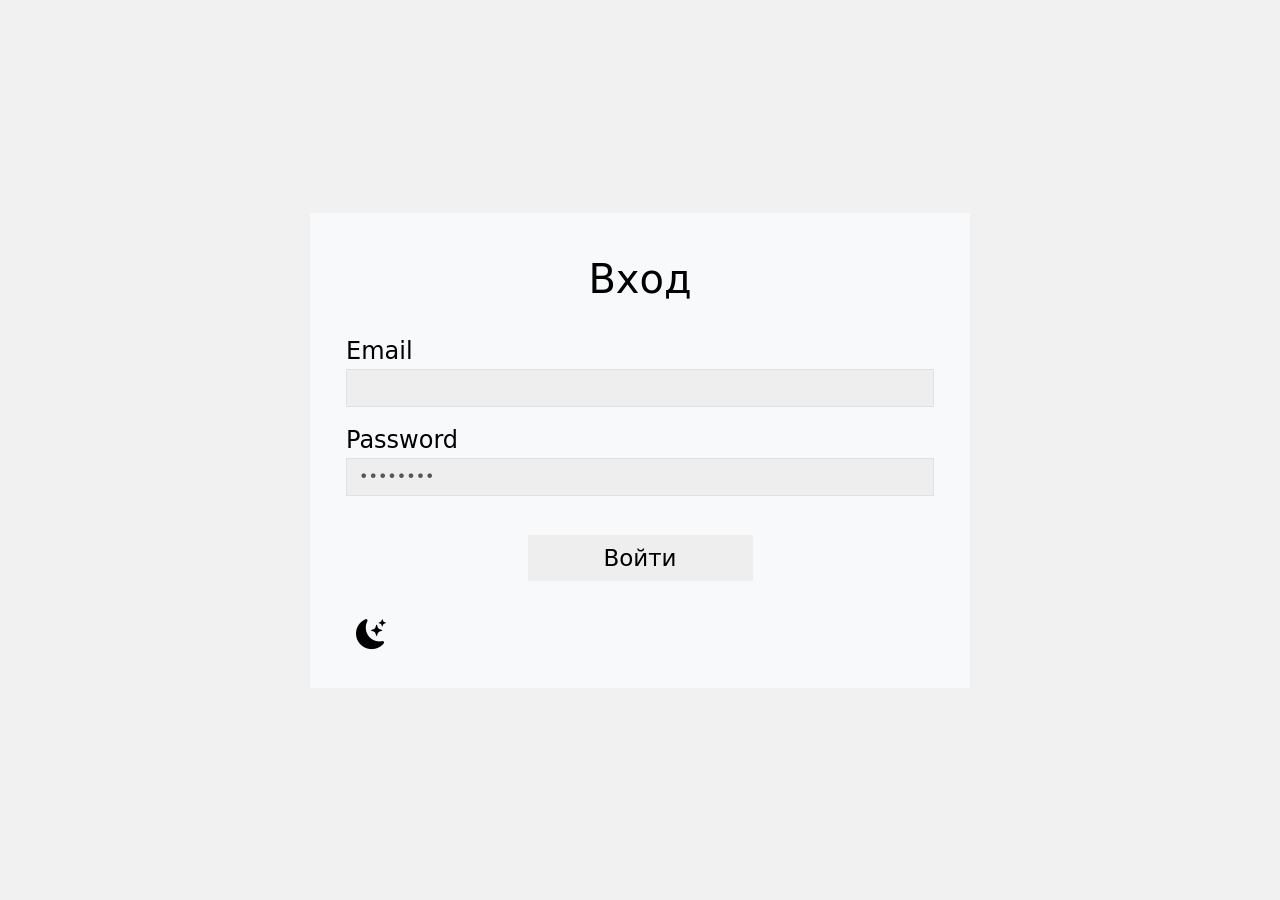
<file: index.html>
<!DOCTYPE html>
<html lang="en">

<head>
    <meta charset="UTF-8">
    <meta name="viewport" content="width=device-width, initial-scale=1.0">
    <title>Authorisation</title>
    <link
    href="https://cdn.jsdelivr.net/npm/bootstrap@5.3.8/dist/css/bootstrap.min.css"
    rel="stylesheet"
    integrity="sha384-sRIl4kxILFvY47J16cr9ZwB07vP4J8+LH7qKQnuqkuIAvNWLzeN8tE5YBujZqJLB"
    crossorigin="anonymous">
    <link rel="stylesheet" href="base.css">
    <link rel="stylesheet" href="https://cdn.jsdelivr.net/npm/bootstrap-icons@1.11.3/font/bootstrap-icons.min.css">
</head>
<style>
    body {
    display: flex;
    align-items: center;
    justify-content: center;
    height: 100vh;
    margin: 0;
}
    .toggle{
    margin-left: -5px;
    border: none;
    display: flex;
    align-items: center;
    justify-content: center;
       
}
</style>
<body>
  
    <form class="card bg-light auuuth">
        <legend class="text-center mb-4 fs-1">Вход</legend>
    
        <div class="form-group has-float-label">
            <label for="email">Email</label>
            <input class="form-control" id="name" type="text">
        </div>
    
        <div class="form-group has-float-label">
            <label for="password">Password</label>
            <input class="form-control" id="password" type="password" placeholder="••••••••">
        </div>
    
        <div class="text-center mt-4">
             <button onclick="window.location.href='page2.html';" class="auth btn px-5" type="button">Войти</button> 
        </div>
        <div class="mt-3 text-center">
            <button class="toggle btn" type="button">
                <i class="bi bi-moon-stars-fill theme-icon"></i>
            </button>
        </div>
    </form>
</body>
<script src="https://ajax.googleapis.com/ajax/libs/jquery/3.7.1/jquery.min.js"></script>
<script defer src="Theme.js"></script>
<script src="https://cdn.jsdelivr.net/npm/bootstrap@5.3.8/dist/js/bootstrap.bundle.min.js"
    integrity="sha384-FKyoEForCGlyvwx9Hj09JcYn3nv7wiPVlz7YYwJrWVcXK/BmnVDxM+D2scQbITxI"
    crossorigin="anonymous"></script>

</html>
</file>
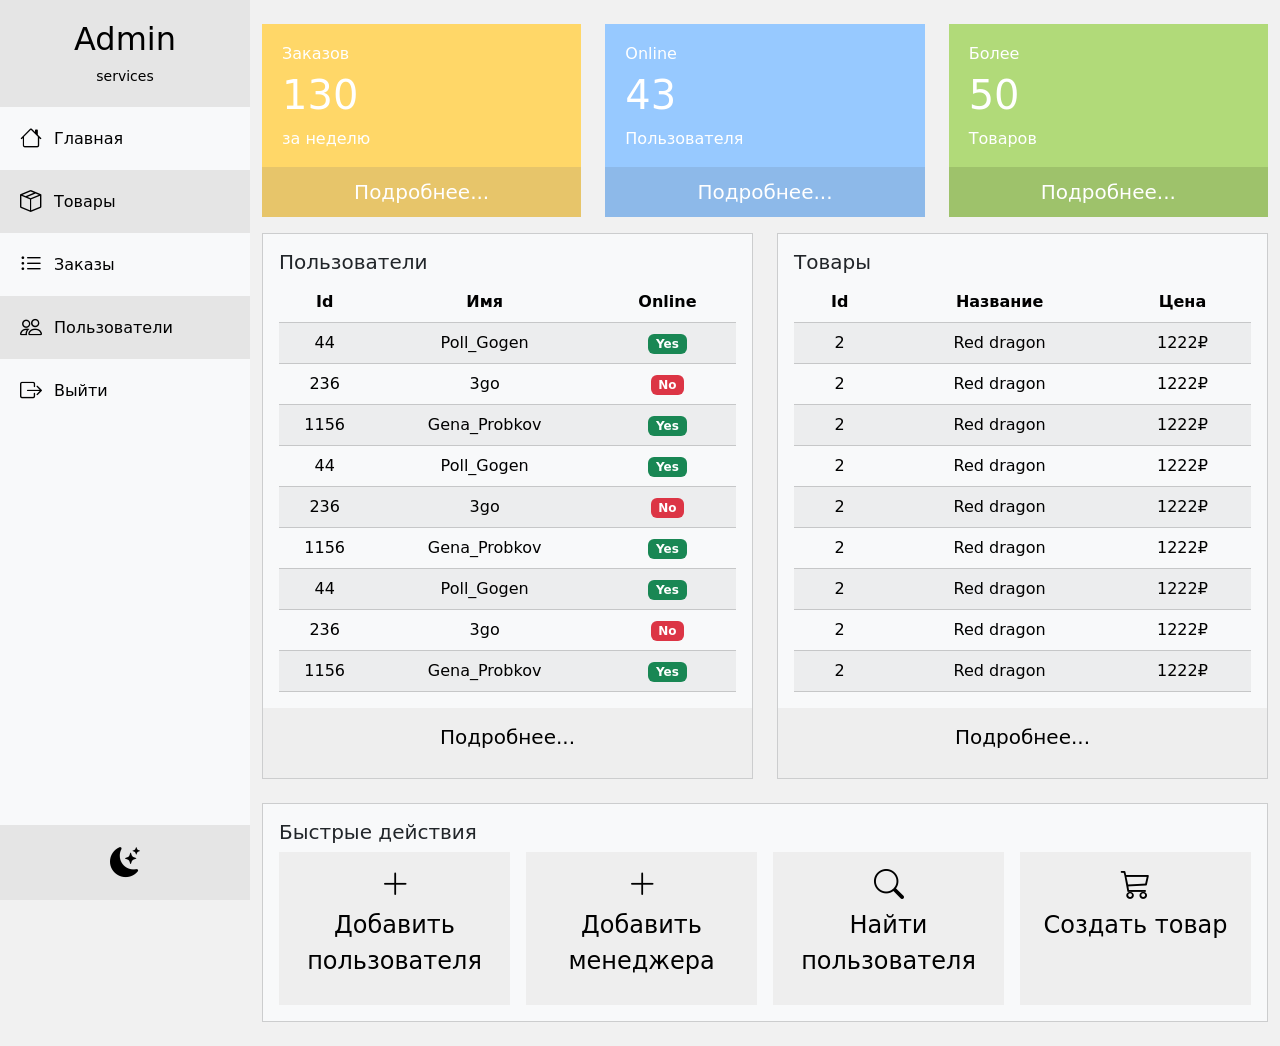
<file: page2.html>
<!-- page2.html -->
<!DOCTYPE html>
<html lang="ru">

<head>
    <meta charset="UTF-8">
    <title>Main</title>
    <meta name="viewport" content="width=device-width, initial-scale=1">
    
    <link rel="stylesheet" href="https://cdn.jsdelivr.net/npm/bootstrap-icons@1.11.3/font/bootstrap-icons.min.css">
    <link
    href="https://cdn.jsdelivr.net/npm/bootstrap@5.3.8/dist/css/bootstrap.min.css"
    rel="stylesheet"
    integrity="sha384-sRIl4kxILFvY47J16cr9ZwB07vP4J8+LH7qKQnuqkuIAvNWLzeN8tE5YBujZqJLB"
    crossorigin="anonymous">
    <script src="https://ajax.googleapis.com/ajax/libs/jquery/3.7.1/jquery.min.js"></script>
    <script src="https://cdn.jsdelivr.net/npm/bootstrap@5.3.8/dist/js/bootstrap.bundle.min.js"
        integrity="sha384-FKyoEForCGlyvwx9Hj09JcYn3nv7wiPVlz7YYwJrWVcXK/BmnVDxM+D2scQbITxI"
        crossorigin="anonymous"></script>
    <link rel="stylesheet" href="base.css">
    <script src="Theme.js"></script>
    
        
        <!-- <script src="https://cdn.jsdelivr.net/npm/chart.js"></script> -->
</head>

<body>
    <div class="container-fluid">
        <button class="btn menu-btn border-0" type="button" data-bs-toggle="offcanvas" data-bs-target="#mobileMenu">
            <!-- <img src="/img/menu_icon.png" style="width:32px;height:32px;" alt="menu"> -->
            <i class="bi bi-list" style="font-size: 50px;"></i>
        </button>
        <div class="row">



            <!-- OFFCANVAS MENU -->
            <div class="offcanvas offcanvas-start mb-3" style=" height: 100%;" tabindex="-1" id="mobileMenu">
                <div class="offcanvas-header">
                    <h5 class="offcanvas-title">Admin </h5>
                    <small>services</small>
                    <button type="button" class="btn-close custom-close" data-bs-dismiss="offcanvas">

                    </button>
                    </button>
                </div>

                <div class="offcanvas-body d-flex flex-column">

                    <a href="page2.html" class="nav-link p-2">
                        <i class="bi bi-house sidebar-icon"></i>
                        Главная
                    </a>

                    <a href="page5.html" class="nav-link p-2">
                        <i class="bi bi-box-seam sidebar-icon"></i>
                        Товары
                    </a>

                    <a href="page4.html" class="nav-link p-2">
                        <i class="bi bi-list-ul sidebar-icon"></i>
                        Заказы
                    </a>

                    <a href="page3.html" class="nav-link p-2">
                        <i class="bi bi-people sidebar-icon"></i>
                        Пользователи
                    </a>

                    <a href="index.html" class="nav-link p-2">
                        <i class="bi bi-box-arrow-right sidebar-icon"></i>
                        Выйти
                    </a>

                    <button class="btn toggle fff mt-auto">
                        <i class="bi bi-moon-stars-fill theme-icon"></i>
                    </button>

                </div>
            </div>
            <!-- Sidebar -->

            <div class="col-auto sidebar rr p-0">
    
                <div class="logo" style="padding: 20px 30px; display: flex; justify-content: center; flex-direction: column; align-items: center;">
                    <h2>Admin</h2>
                    <small>services</small>
                </div>
            
                <a href="page2.html">
                    <i class="bi bi-house sidebar-icon"></i>
                    Главная
                </a>
            
                <a href="page5.html" class="en">
                    <i class="bi bi-box-seam sidebar-icon"></i>
                    <!-- <i class="bi bi-box-seam-fill sidebar-icon"></i> -->
                    Товары
                </a>
            
                <a href="page4.html">
                    <i class="bi bi-list-ul sidebar-icon"></i>
                    Заказы
                </a>
            
                <a href="page3.html" class="en">
                    <i class="bi bi-people sidebar-icon"></i>
                    Пользователи
                </a>
            
                <a href="index.html">
                    <i class="bi bi-box-arrow-right sidebar-icon"></i>
                    Выйти
                </a>
            
                <button class="toggle a-but en">
                    <i class="bi bi-moon-stars-fill theme-icon"></i>
                </button>
            
            </div>


            <!-- All content -->
            <div class=" content col p-4">

                <!-- Cards -->
                <div class="row stats-row mb-3">

                    <!-- <div style="width: 80%; margin: auto;">
                        <canvas id="myChart"></canvas>
                    </div>
                    <script>
                     const ctx = document.getElementById('myChart').getContext('2d');

const myChart = new Chart(ctx, {
    type: 'bar', // Тип графика: 'bar' (столбцы), 'line' (линия), 'pie' (круговой)
    data: {
        labels: ['Январь', 'Февраль', 'Март', 'Апрель', 'Май'],
        datasets: [{
            label: 'Продажи (тыс. руб.)',
            data: [12, 19, 3, 5, 2],
            backgroundColor: [
                'rgba(54, 162, 235, 0.5)',
                'rgba(255, 99, 132, 0.5)',
                'rgba(255, 206, 86, 0.5)',
                'rgba(75, 192, 192, 0.5)',
                'rgba(153, 102, 255, 0.5)'
            ],
            borderColor: 'rgba(54, 162, 235, 1)',
            borderWidth: 1
        }]
    },
    options: {
        responsive: true,
        scales: {
            y: {
                beginAtZero: true
            }
        }
    }
}); -->
                    </script>
                    <div class="col-6 col-lg-4">
                        <div class="card-stat stat-yellow">
                            <div>
                                <h6>Заказов</h6>
                                <h1>130</h1>
                                <p>за неделю<p>
                            </div>
                            <div class="stat-footer fs-5" onclick="window.location.href='page4.html'">Подробнее...</div>
                        </div>
                    </div>

                    <div class="col-6 col-lg-4">
                        <div class="card-stat stat-blue">
                            <div>
                                <h6>Online</h6>
                                <h1>43</h1>
                                <p>Пользователя<p>
                            </div>
                            <div class="stat-footer fs-5" onclick="window.location.href='page3.html'">Подробнее...</div>
                        </div>
                    </div>

                    <div class="col-12 col-lg-4">
                        <div class="card-stat stat-green">
                            <div>
                                <h6>Более</h6>
                                <h1>50</h1>
                                <p>Товаров<p>
                            </div>
                            <div class="stat-footer fs-5" onclick="window.location.href='page5.html'">Подробнее...</div>
                        </div>
                    </div>

                </div>
                              

                <!-- Tables -->
                <div class="row mb-4">

                    <!--Users -->
                    <div class="col-md-6">
                        <div class="card p-3">
                            <h5>Пользователи</h5>
                            <table class="table table-striped table-light text-center align-middle">
                                <thead>
                                    <tr>
                                        <th style="width: 20%;">Id</th>
                                        <th style="width: 50%;">Имя</th>
                                        <th style="width: 30%;">Online</th>
                                    </tr>
                                </thead>
                            
                                <tbody>
                                    <tr>
                                        <td>44</td>
                                        <td>Poll_Gogen</td>
                                        <td><span class="badge bg-success">Yes</span></td>
                                    </tr>
                            
                                    <tr>
                                        <td>236</td>
                                        <td>3go</td>
                                        <td><span class="badge bg-danger">No</span></td>
                                    </tr>
                            
                                    <tr>
                                        <td>1156</td>
                                        <td>Gena_Probkov</td>
                                        <td><span class="badge bg-success">Yes</span></td>
                                    </tr>
                                    <tr>
                                        <td>44</td>
                                        <td>Poll_Gogen</td>
                                        <td><span class="badge bg-success">Yes</span></td>
                                    </tr>
                            
                                    <tr>
                                        <td>236</td>
                                        <td>3go</td>
                                        <td><span class="badge bg-danger">No</span></td>
                                    </tr>
                            
                                    <tr>
                                        <td>1156</td>
                                        <td>Gena_Probkov</td>
                                        <td><span class="badge bg-success">Yes</span></td>
                                    </tr>
                                    <tr>
                                        <td>44</td>
                                        <td>Poll_Gogen</td>
                                        <td><span class="badge bg-success">Yes</span></td>
                                    </tr>
                            
                                    <tr>
                                        <td>236</td>
                                        <td>3go</td>
                                        <td><span class="badge bg-danger">No</span></td>
                                    </tr>
                            
                                    <tr>
                                        <td>1156</td>
                                        <td>Gena_Probkov</td>
                                        <td><span class="badge bg-success">Yes</span></td>
                                    </tr>
                                   
                                </tbody>
                            </table>
                            <!-- <button class=" btn btn-primary roo" onclick="window.location.href='#'">
                                more...
                            </button> -->
                            <div class="roo" onclick="window.location.href='page3.html'" style=" color: rgb(0, 0, 0); ">
                                <p class="mb-1 mt-1 fs-5" >Подробнее...<p>
                            </div>
                        </div>
                    </div>

                    <!--Entities -->
                    <div class="col-md-6">
                        <div class="card p-3">
                            <h5>Товары</h5>
                            <table  class="table table-striped table-light text-center align-middle">
                                <thead>
                                    <tr>
                                        <th style="width: 20%;">Id</th>
                                        <th style="width: 50%;">Название</th>
                                        <th style="width: 30%;">Цена</th>

                                    </tr>
                                </thead>
                                <tbody>
                                    <tr>
                                        <td>2</td>
                                        <td>Red dragon</td>
                                        <td>1222₽ </td>

                                    </tr>
                                    <tr>
                                        <td>2</td>
                                        <td>Red dragon</td>
                                        <td>1222₽ </td>

                                    </tr>
                                    <tr>
                                       <td>2</td>
                                        <td>Red dragon</td>
                                        <td>1222₽ </td>
                                    </tr>

                                    <tr>
                                       <td>2</td>
                                        <td>Red dragon</td>
                                        <td>1222₽ </td>

                                    </tr>
                                    <tr>
                                       <td>2</td>
                                        <td>Red dragon</td>
                                        <td>1222₽ </td>

                                    </tr>
                                    <tr>
                                       <td>2</td>
                                        <td>Red dragon</td>
                                        <td>1222₽ </td>

                                    </tr>
                                    <tr>
                                       <td>2</td>
                                        <td>Red dragon</td>
                                        <td>1222₽ </td>
                                    </tr>
                                    <tr>
                                       <td>2</td>
                                        <td>Red dragon</td>
                                        <td>1222₽ </td>

                                    </tr>
                                    <tr>
                                       <td>2</td>
                                        <td>Red dragon</td>
                                        <td>1222₽ </td>

                                    </tr>
                                </tbody>
                            </table>
                            
                            <div class="roo" onclick="window.location.href='page5.html'" style=" color: rgb(0, 0, 0);  ">
                                <p class="mb-1 mt-1 fs-5">Подробнее...<p>
                            </div>
                        </div>
                    </div>

                </div>

                <!-- Quick actions -->
                <div class="card p-3">
                    <h5>Быстрые действия</h5>
                
                    <div class="row g-3 text-center">
                
                        <div class="col-md col-6">
                            <div class="quick-card fs-4 h-100" onclick="window.location.href='page3.html#target-element'">
                                <i class="bi bi-plus-lg"style="font-size: 30px;"></i>
                                <p>Добавить пользователя<p>
                            </div>
                        </div>

                        <div class="col-md col-6">
                            <div class="quick-card fs-4 h-100" onclick="window.location.href='page3.html#target-element'">
                            
                                <i class="bi bi-plus-lg" style="font-size: 30px;"></i>
                                <p>Добавить менеджера<p>
                            </div>
                        </div>

                        <div class="col-md col-6">
                            <div class="quick-card fs-4 h-100" onclick="window.location.href='page3.html#target-element2'">
                                <i class="bi bi-search"  style="font-size: 30px;"></i>
                                <p>Найти пользователя<p>
                            </div>
                        </div>

                        <div class="col-md col-6">
                            <div class="quick-card fs-4 h-100" onclick="window.location.href='page5.html#target-element3'">
                               
                                <i class="bi bi-cart3"  style="font-size: 30px;"></i>
                                <p>Создать товар<p>
                            </div>
                        </div>
                
                    </div>
                </div>
              
            </div>
        </div>
    </div>
</body>

</html>
</file>
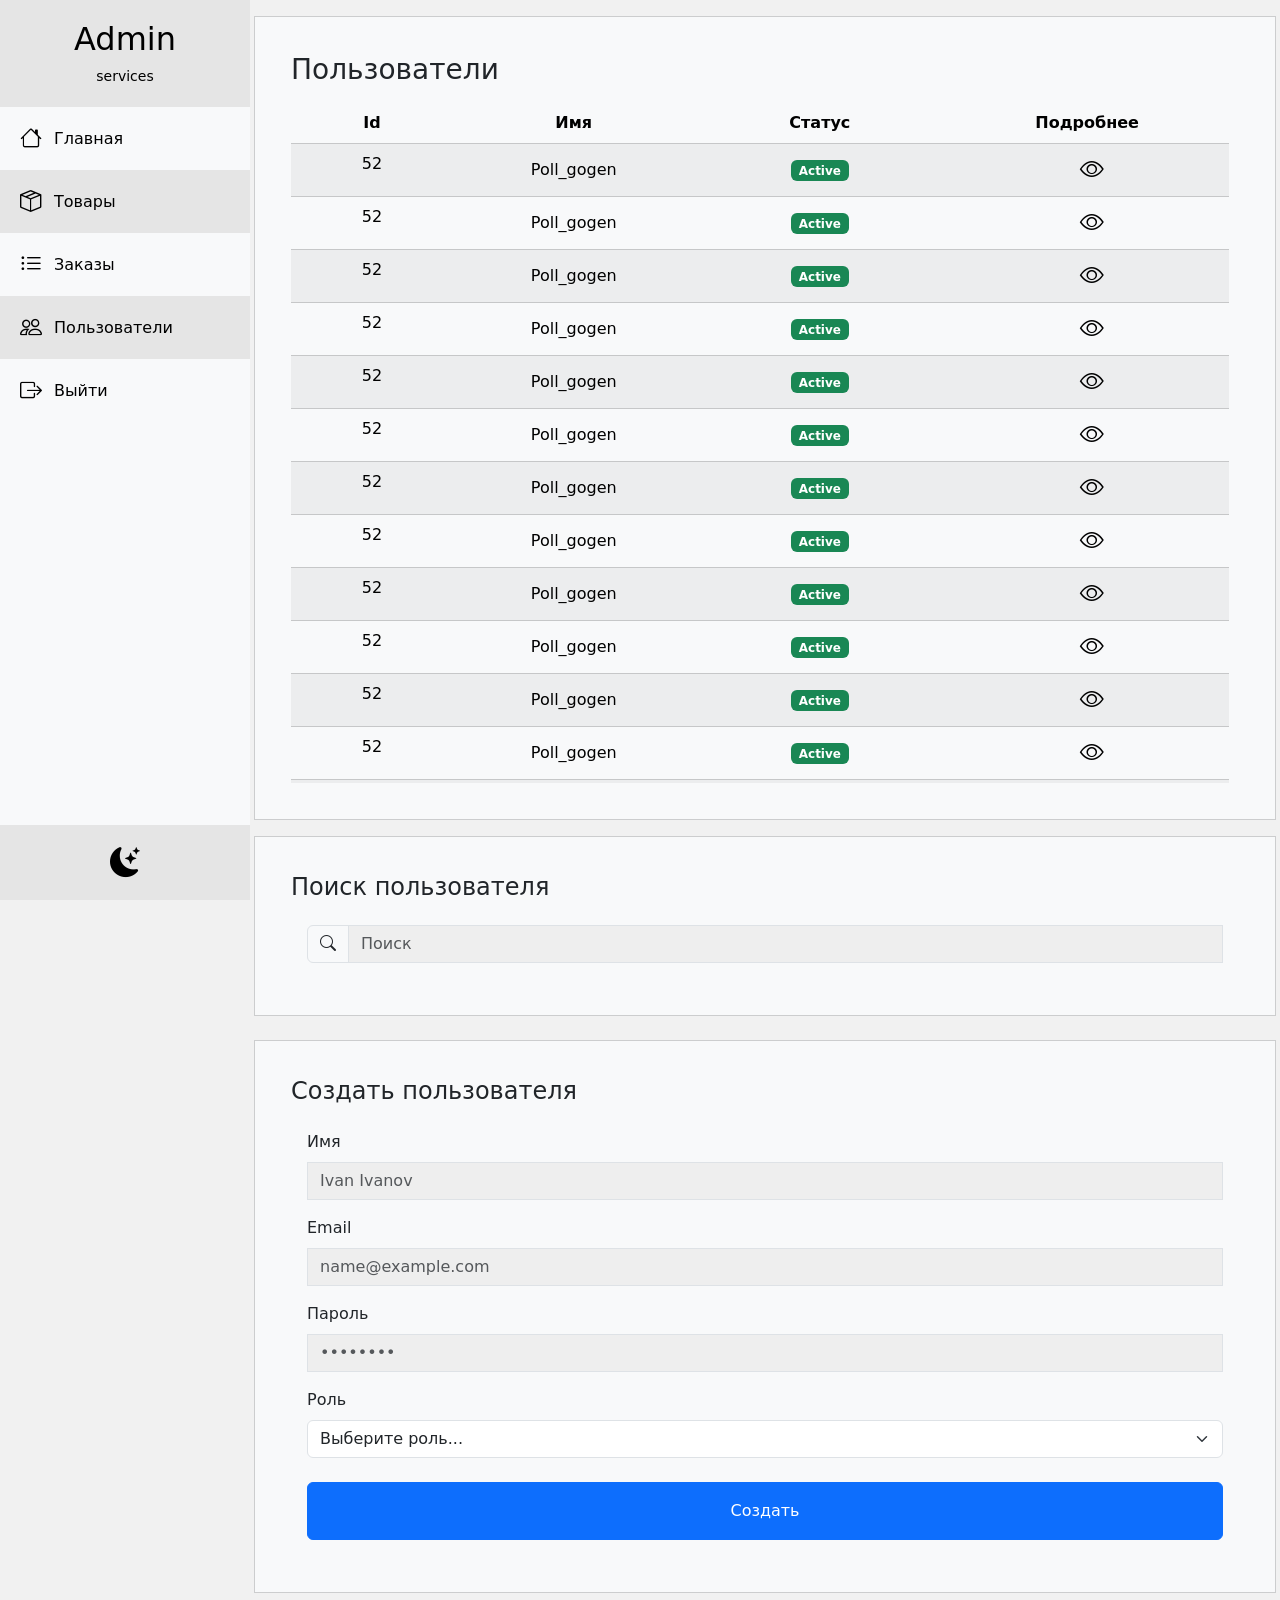
<file: page3.html>
<!DOCTYPE html>
<html lang="en">

<head>
    <meta charset="UTF-8">
    <meta name="viewport" content="width=device-width, initial-scale=1.0">
    <title>Users</title>
    <link
    href="https://cdn.jsdelivr.net/npm/bootstrap@5.3.8/dist/css/bootstrap.min.css"
    rel="stylesheet"
    integrity="sha384-sRIl4kxILFvY47J16cr9ZwB07vP4J8+LH7qKQnuqkuIAvNWLzeN8tE5YBujZqJLB"
    crossorigin="anonymous">
    <link rel="stylesheet" href="base.css">
    <link rel="stylesheet" href="https://cdn.jsdelivr.net/npm/bootstrap-icons@1.11.3/font/bootstrap-icons.min.css">
</head>

<body>

    <!-- <div class="container-fluid"> -->
        <div class="container-fluid">
            <button class="btn menu-btn border-0" type="button" data-bs-toggle="offcanvas" data-bs-target="#mobileMenu">
                <!-- <img src="/img/menu_icon.png" style="width:32px;height:32px;" alt="menu"> -->
                <i class="bi bi-list" style="font-size: 50px;"></i>
            </button>
            <div class="row">
    
    
    
                <!-- OFFCANVAS MENU -->
                <div class="offcanvas offcanvas-start mb-3" style=" height: 100%;" tabindex="-1" id="mobileMenu">
                    <div class="offcanvas-header">
                        <h5 class="offcanvas-title">Admin </h5>
                        <small>services</small>
                        <button type="button" class="btn-close custom-close" data-bs-dismiss="offcanvas">
    
                        </button>
                        </button>
                    </div>
    
                    <div class="offcanvas-body d-flex flex-column">
    
                        <a href="page2.html" class="nav-link p-2">
                            <i class="bi bi-house sidebar-icon"></i>
                            Главная
                        </a>
    
                        <a href="page5.html" class="nav-link p-2">
                            <i class="bi bi-box-seam sidebar-icon"></i>
                            Товары
                        </a>
    
                        <a href="page4.html" class="nav-link p-2">
                            <i class="bi bi-list-ul sidebar-icon"></i>
                            Заказы
                        </a>
    
                        <a href="page3.html" class="nav-link p-2">
                            <i class="bi bi-people sidebar-icon"></i>
                            Пользователи
                        </a>
    
                        <a href="index.html" class="nav-link p-2">
                            <i class="bi bi-box-arrow-right sidebar-icon"></i>
                            Выйти
                        </a>
    
                        <button class="btn toggle fff mt-auto">
                            <i class="bi bi-moon-stars-fill theme-icon"></i>
                        </button>
    
                    </div>
                </div>
                <!-- Sidebar -->
    
                <div class="col-auto sidebar rr p-0">
        
                    <div class="logo" style="padding: 20px 30px; display: flex; justify-content: center; flex-direction: column; align-items: center;">
                        <h2>Admin</h2>
                        <small>services</small>
                    </div>
                
                    <a href="page2.html">
                        <i class="bi bi-house sidebar-icon"></i>
                        Главная
                    </a>
                
                    <a href="page5.html" class="en">
                        <i class="bi bi-box-seam sidebar-icon"></i>
                        <!-- <i class="bi bi-box-seam-fill sidebar-icon"></i> -->
                        Товары
                    </a>
                
                    <a href="page4.html">
                        <i class="bi bi-list-ul sidebar-icon"></i>
                        Заказы
                    </a>
                
                    <a href="page3.html" class="en">
                        <i class="bi bi-people sidebar-icon"></i>
                        Пользователи
                    </a>
                
                    <a href="index.html">
                        <i class="bi bi-box-arrow-right sidebar-icon"></i>
                        Выйти
                    </a>
                
                    <button class="toggle a-but en">
                        <i class="bi bi-moon-stars-fill theme-icon"></i>
                    </button>
                
                </div>


    <div class="content p-3">

        <div class="row">
            <div class="col-12">

                <div class="card users-table-card mb-3">

                    <h3 class="mb-3">Пользователи</h3>

                    <div class="users-scroll">

                        

                            <!-- <h5>Users</h5> -->

                            <div class="table-responsive">

                                <table class="table table-striped table-light w-100 text-center tbp">
                                    <thead >
                                        <tr>
                                            <th>Id</th>
                                            <th class="hth">Имя</th>
                                            <th>Статус</th>
                                            <th>Подробнее</th>
                                        </tr>
                                    </thead>
                                    <tbody >
                                        <tr>
                                            <td class="px-4">52</td>
                                            <td class="align-middle hth">Poll_gogen</td> 
                                            <td class="align-middle px-4"><span class="badge bg-success">Active</span></td> 
                                            <td class="align-middle">
                                                <i class="bi bi-eye" data-bs-toggle="modal"
                                                    data-bs-target="#exampleModal"
                                                    style="font-size: 24px; margin-left: 10px;"></i>
                                            </td>
                                        </tr>
                                        <tr>
                                            <td class="px-4">52</td>
                                            <td class="align-middle hth">Poll_gogen</td> 
                                            <td class="align-middle px-4"><span class="badge bg-success">Active</span></td> 
                                            <td class="align-middle">
                                                <i class="bi bi-eye" data-bs-toggle="modal"
                                                    data-bs-target="#exampleModal"
                                                    style="font-size: 24px; margin-left: 10px;"></i>
                                            </td>
                                        </tr>
                                        <tr>
                                            <td class="px-4">52</td>
                                            <td class="align-middle hth">Poll_gogen</td> 
                                            <td class="align-middle px-4"><span class="badge bg-success">Active</span></td> 
                                            <td class="align-middle">
                                                <i class="bi bi-eye" data-bs-toggle="modal"
                                                    data-bs-target="#exampleModal"
                                                    style="font-size: 24px; margin-left: 10px;"></i>
                                            </td>
                                        </tr>
                                        <tr>
                                            <td class="px-4">52</td>
                                           <td class="align-middle hth">Poll_gogen</td>  
                                            <td class="align-middle px-4"><span class="badge bg-success">Active</span></td> 
                                            <td class="align-middle">
                                                <i class="bi bi-eye" data-bs-toggle="modal"
                                                    data-bs-target="#exampleModal"
                                                    style="font-size: 24px; margin-left: 10px;"></i>
                                            </td>
                                        </tr>
                                        <tr>
                                            <td class="px-4">52</td>
                                            <td class="align-middle hth">Poll_gogen</td> 
                                            <td class="align-middle px-4"><span class="badge bg-success">Active</span></td> 
                                            <td class="align-middle">
                                                <i class="bi bi-eye" data-bs-toggle="modal"
                                                    data-bs-target="#exampleModal"
                                                    style="font-size: 24px; margin-left: 10px;"></i>
                                            </td>
                                        </tr>
                                        <tr>
                                            <td class="px-4">52</td>
                                            <td class="align-middle hth">Poll_gogen</td> 
                                            <td class="align-middle px-4"><span class="badge bg-success">Active</span></td> 
                                            <td class="align-middle">
                                                <i class="bi bi-eye" data-bs-toggle="modal"
                                                    data-bs-target="#exampleModal"
                                                    style="font-size: 24px; margin-left: 10px;"></i>
                                            </td>
                                        </tr>
                                        <tr>
                                            <td class="px-4">52</td>
                                            <td class="align-middle hth">Poll_gogen</td> 
                                            <td class="align-middle px-4"><span class="badge bg-success">Active</span></td> 
                                            <td class="align-middle">
                                                <i class="bi bi-eye" data-bs-toggle="modal"
                                                    data-bs-target="#exampleModal"
                                                    style="font-size: 24px; margin-left: 10px;"></i>
                                            </td>
                                        </tr>
                                        <tr>
                                            <td class="px-4">52</td>
                                            <td class="align-middle hth">Poll_gogen</td> 
                                            <td class="align-middle px-4"><span class="badge bg-success">Active</span></td> 
                                            <td class="align-middle">
                                                <i class="bi bi-eye" data-bs-toggle="modal"
                                                    data-bs-target="#exampleModal"
                                                    style="font-size: 24px; margin-left: 10px;"></i>
                                            </td>
                                        </tr>
                                        <tr>
                                            <td class="px-4">52</td>
                                          <td class="align-middle hth">Poll_gogen</td> 
                                            <td class="align-middle px-4"><span class="badge bg-success">Active</span></td> 
                                            <td class="align-middle">
                                                <i class="bi bi-eye" data-bs-toggle="modal"
                                                    data-bs-target="#exampleModal"
                                                    style="font-size: 24px; margin-left: 10px;"></i>
                                            </td>
                                        </tr>
                                        <tr>
                                            <td class="px-4">52</td>
                                            <td class="align-middle hth">Poll_gogen</td> 
                                            <td class="align-middle px-4"><span class="badge bg-success">Active</span></td> 
                                            <td class="align-middle">
                                                <i class="bi bi-eye" data-bs-toggle="modal"
                                                    data-bs-target="#exampleModal"
                                                    style="font-size: 24px; margin-left: 10px;"></i>
                                            </td>
                                        </tr>

                                        <tr>
                                            <td class="px-4">52</td>
                                            <td class="align-middle hth">Poll_gogen</td> 
                                            <td class="align-middle px-4"><span class="badge bg-success">Active</span></td> 
                                            <td class="align-middle">
                                                <i class="bi bi-eye" data-bs-toggle="modal"
                                                    data-bs-target="#exampleModal"
                                                    style="font-size: 24px; margin-left: 10px;"></i>
                                            </td>
                                        </tr>
                                        <tr>
                                            <td class="px-4">52</td>
                                            <td class="align-middle hth">Poll_gogen</td> 
                                            <td class="align-middle px-4"><span class="badge bg-success">Active</span></td> 
                                            <td class="align-middle">
                                                <i class="bi bi-eye" data-bs-toggle="modal"
                                                    data-bs-target="#exampleModal"
                                                    style="font-size: 24px; margin-left: 10px;"></i>
                                            </td>
                                        </tr> <tr>
                                            <td class="px-4">52</td>
                                            <td class="align-middle hth">Poll_gogen</td> 
                                            <td class="align-middle px-4"><span class="badge bg-success">Active</span></td> 
                                            <td class="align-middle">
                                                <i class="bi bi-eye" data-bs-toggle="modal"
                                                    data-bs-target="#exampleModal"
                                                    style="font-size: 24px; margin-left: 10px;"></i>
                                            </td>
                                        </tr>


                                        <tr>
                                            <td class="px-4">52</td>
                                            <td class="align-middle hth">Poll_gogen</td> 
                                            <td class="align-middle px-4"><span class="badge bg-success">Active</span></td> 
                                            <td class="align-middle">
                                                <i class="bi bi-eye" data-bs-toggle="modal"
                                                    data-bs-target="#exampleModal"
                                                    style="font-size: 24px; margin-left: 10px;"></i>
                                            </td>
                                        </tr>
                                        <tr>
                                            <td class="px-4">52</td>
                                            <td class="align-middle hth">Poll_gogen</td> 
                                            <td class="align-middle px-4"><span class="badge bg-success">Active</span></td> 
                                            <td class="align-middle">
                                                <i class="bi bi-eye" data-bs-toggle="modal"
                                                    data-bs-target="#exampleModal"
                                                    style="font-size: 24px; margin-left: 10px;"></i>
                                            </td>
                                        </tr>
                                        <tr>
                                            <td class="px-4">52</td>
                                           <td class="align-middle hth">Poll_gogen</td> 
                                            <td class="align-middle px-4"><span class="badge bg-success">Active</span></td> 
                                            <td class="align-middle">
                                                <i class="bi bi-eye" data-bs-toggle="modal"
                                                    data-bs-target="#exampleModal"
                                                    style="font-size: 24px; margin-left: 10px;"></i>
                                            </td>
                                        </tr>
                                        <tr>
                                            <td class="px-4">52</td>
                                            <td class="align-middle hth">Poll_gogen</td> 
                                            <td class="align-middle px-4"><span class="badge bg-success">Active</span></td> 
                                            <td class="align-middle">
                                                <i class="bi bi-eye" data-bs-toggle="modal"
                                                    data-bs-target="#exampleModal"
                                                    style="font-size: 24px; margin-left: 10px;"></i>
                                            </td>
                                        </tr>
                                        <tr>
                                            <td class="px-4">52</td>
                                            <td class="align-middle hth">Poll_gogen</td> 
                                            <td class="align-middle px-4"><span class="badge bg-success">Active</span></td> 
                                            <td class="align-middle">
                                                <i class="bi bi-eye" data-bs-toggle="modal"
                                                    data-bs-target="#exampleModal"
                                                    style="font-size: 24px; margin-left: 10px;"></i>
                                            </td>
                                        </tr>
                                        <tr>
                                            <td class="px-4">52</td>
                                            <td class="align-middle hth">Poll_gogen</td> 
                                            <td class="align-middle px-4"><span class="badge bg-success">Active</span></td> 
                                            <td class="align-middle">
                                                <i class="bi bi-eye" data-bs-toggle="modal"
                                                    data-bs-target="#exampleModal"
                                                    style="font-size: 24px; margin-left: 10px;"></i>
                                            </td>
                                        </tr>
                                        <tr>
                                            <td class="px-4">52</td>
                                            <td class="align-middle hth">Poll_gogen</td> 
                                            <td class="align-middle px-4"><span class="badge bg-success">Active</span></td> 
                                            <td class="align-middle">
                                                <i class="bi bi-eye" data-bs-toggle="modal"
                                                    data-bs-target="#exampleModal"
                                                    style="font-size: 24px; margin-left: 10px;"></i>
                                            </td>
                                        </tr>
                                    </tbody>


                                </table>
                            </div>

                        
                    </div>
                </div>
            </div>
        </div>
        <!-- Modal -->
        <div class="modal fade" id="exampleModal" tabindex="-1" aria-labelledby="exampleModalLabel" aria-hidden="true">
            <div class="modal-dialog">
                <div class="modal-content">
                    <div class="modal-header">
                        <h5 class="modal-title" id="exampleModalLabel">имя: Poll_Gogen</h5>
                        <button type="button" class="btn-close ggg" data-bs-dismiss="modal"></button>
                    </div>
                    <div class="modal-body">

                        <div class="row mb-2 align-items-center ">
                            <div class="col-4 ">Id:</div>
                            <div class="col-8">44</div>
                        </div>
                    
                        <div class="row mb-2 align-items-center">
                            <div class="col-4 ">Email:</div>
                            <div class="col-8">
                                <input class="form-control form-control-sm bg-white" type="email">
                            </div>
                        </div>
                    
                        <div class="row mb-2 align-items-center">
                            <div class="col-4 ">Auth token:</div>
                            <div class="col-8">
                                <input class="form-control form-control-sm bg-white" type="text">
                            </div>
                        </div>
                    
                        <div class="row mb-2 align-items-center">
                            <div class="col-4 ">Password hash:</div>
                            <div class="col-8">
                                <input class="form-control form-control-sm bg-white" type="text">
                            </div>
                        </div>
                    
                        <div class="row mb-2 align-items-center">
                            <div class="col-4 ">Роль:</div>
                            <div class="col-8">
                                <select class="form-select form-select-sm">
                                    <option value="1">Пользователь</option>
                                    <option value="2">Менеджер</option>
                                </select>
                            </div>
                        </div>
                    
                        <div class="row mb-2 align-items-center">
                            <div class="col-4 ">Статус:</div>
                            <div class="col-8">
                                <span class="badge bg-success">Active</span>
                            </div>
                        </div>
                    
                        <div class="row mb-2 align-items-center">
                            <div class="col-4 ">Online:</div>
                            <div class="col-8">
                                <span class="badge bg-danger">No</span>
                            </div>
                        </div>
                        <div class="row mb-2 align-items-center">
                            <div class="col-4 ">Дата регистрации:</div>
                            <div class="col-8">2026-04-29</div>
                        </div>
                    
                    </div>
                    <div class="modal-footer">
                        <button type="button" class="btn btn-danger me-auto" data-bs-dismiss="modal">
                            <!--btn-danger делает кнопку красной (как primary только красная) -->
                            Блок
                        </button>

                        <button type="button" class="btn" data-bs-dismiss="modal" style="font-size: 24px">
                            <i class="bi bi-trash"></i>
                        </button>
                        <button type="button" class="btn btn-primary" data-bs-dismiss="modal">
                            Сохранить
                        </button>
                    </div>
                </div>

            </div>
        </div>

        <!-- Поиск пользователя -->
        <div class="card mb-4" id="target-element2">
            <h4>Поиск пользователя</h4>
            <div class="card-body p-3">

                <!-- <label for="searchUser" class="form-label">
            Find user
        </label> -->

                <div class="input-group">
                    <span class="input-group-text">
                        <i class="bi bi-search text-dark"></i>
                    </span>

                    <input type="text" class="form-control" id="searchUser" placeholder="Поиск">
                </div>

            </div>
        </div>


        <!-- Блок добавления пользователей -->
        <div class="card mb-4" id="target-element">
            <h4>Создать пользователя</h4>
            <div class="card-body p-3">

                <form>

                    <!-- Имя -->
                    <div class="mb-3">
                        <label for="userName" class="form-label">
                            Имя
                        </label>

                        <input type="text" class="form-control" id="userName" placeholder="Ivan Ivanov" required>
                    </div>

                    <!-- Email -->
                    <div class="mb-3">
                        <label for="userEmail" class="form-label">
                            Email
                        </label>

                        <input type="email" class="form-control" id="userEmail" placeholder="name@example.com" required>
                    </div>

                    <!-- Password -->
                    <div class="mb-3">
                        <label for="userPassword" class="form-label">
                            Пароль
                        </label>

                        <input type="password" class="form-control" id="userPassword" placeholder="••••••••" required>
                    </div>

                    <!-- Роль -->
                    <div class="mb-4">
                        <label for="userRole" class="form-label">
                            Роль
                        </label>

                        <select class="form-select" id="userRole">
                            <option selected>Выберите роль...</option>
                            <option value="1">Пользователь</option>
                            <option value="2">Менеджер</option>
                        </select>
                    </div>

                    <!-- Кнопка -->
                    <div class="d-grid">
                        <button type="submit" class="btn btn-primary p-3">
                            Создать
                        </button>
                    </div>

                </form>

            </div>

        </div>



    </div>


    </div>
    </div>
    
</body>
<script src="https://ajax.googleapis.com/ajax/libs/jquery/3.7.1/jquery.min.js"></script>
<script defer src="Theme.js"></script>
<script src="https://cdn.jsdelivr.net/npm/bootstrap@5.3.8/dist/js/bootstrap.bundle.min.js"
    integrity="sha384-FKyoEForCGlyvwx9Hj09JcYn3nv7wiPVlz7YYwJrWVcXK/BmnVDxM+D2scQbITxI"
    crossorigin="anonymous"></script>

</html>
</file>
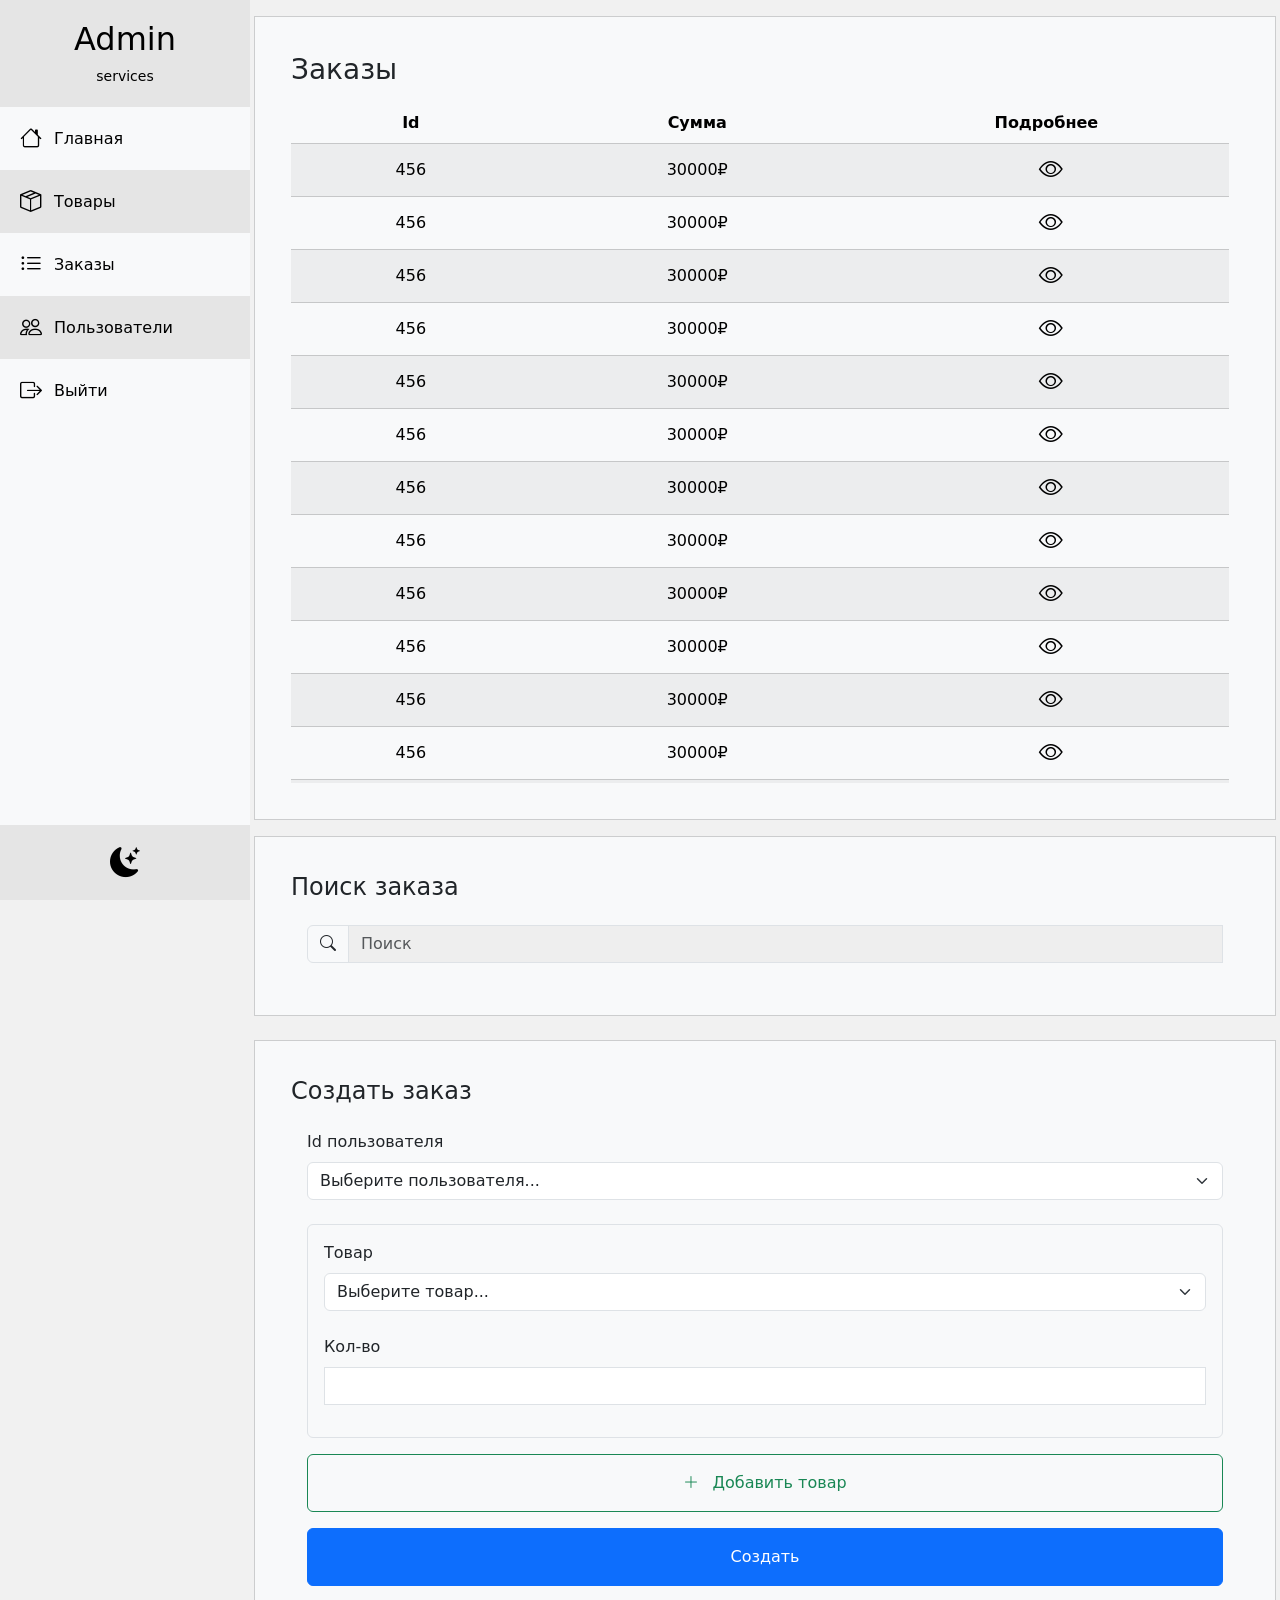
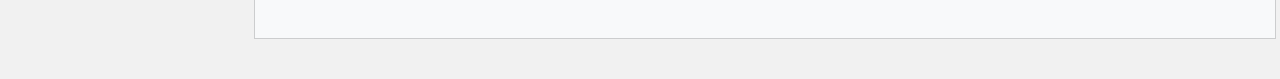
<file: page4.html>
<!DOCTYPE html>
<html lang="en">

<head>
    <meta charset="UTF-8">
    <meta name="viewport" content="width=device-width, initial-scale=1.0">
    <title>Order</title>
    <link
    href="https://cdn.jsdelivr.net/npm/bootstrap@5.3.8/dist/css/bootstrap.min.css"
    rel="stylesheet"
    integrity="sha384-sRIl4kxILFvY47J16cr9ZwB07vP4J8+LH7qKQnuqkuIAvNWLzeN8tE5YBujZqJLB"
    crossorigin="anonymous">
    <link rel="stylesheet" href="base.css">
    <link rel="stylesheet" href="https://cdn.jsdelivr.net/npm/bootstrap-icons@1.11.3/font/bootstrap-icons.min.css">
</head>

<body>

    <div class="container-fluid">
        <button class="btn menu-btn border-0" type="button" data-bs-toggle="offcanvas" data-bs-target="#mobileMenu">
            <!-- <img src="/img/menu_icon.png" style="width:32px;height:32px;" alt="menu"> -->
            <i class="bi bi-list" style="font-size: 50px;"></i>
        </button>
        <div class="row">



            <!-- OFFCANVAS MENU -->
            <div class="offcanvas offcanvas-start mb-3" style=" height: 100%;" tabindex="-1" id="mobileMenu">
                <div class="offcanvas-header">
                    <h5 class="offcanvas-title">Admin </h5>
                    <small>services</small>
                    <button type="button" class="btn-close custom-close" data-bs-dismiss="offcanvas">

                    </button>
                    </button>
                </div>

                <div class="offcanvas-body d-flex flex-column">

                    <a href="page2.html" class="nav-link p-2">
                        <i class="bi bi-house sidebar-icon"></i>
                        Главная
                    </a>

                    <a href="page5.html" class="nav-link p-2">
                        <i class="bi bi-box-seam sidebar-icon"></i>
                        Товары
                    </a>

                    <a href="page4.html" class="nav-link p-2">
                        <i class="bi bi-list-ul sidebar-icon"></i>
                        Заказы
                    </a>

                    <a href="page3.html" class="nav-link p-2">
                        <i class="bi bi-people sidebar-icon"></i>
                        Пользователи
                    </a>

                    <a href="index.html" class="nav-link p-2">
                        <i class="bi bi-box-arrow-right sidebar-icon"></i>
                        Выйти
                    </a>

                    <button class="btn toggle fff mt-auto">
                        <i class="bi bi-moon-stars-fill theme-icon"></i>
                    </button>

                </div>
            </div>
            <!-- Sidebar -->

            <div class="col-auto sidebar rr p-0">
    
                <div class="logo" style="padding: 20px 30px; display: flex; justify-content: center; flex-direction: column; align-items: center;">
                    <h2>Admin</h2>
                    <small>services</small>
                </div>
            
                <a href="page2.html">
                    <i class="bi bi-house sidebar-icon"></i>
                    Главная
                </a>
            
                <a href="page5.html" class="en">
                    <i class="bi bi-box-seam sidebar-icon"></i>
                    <!-- <i class="bi bi-box-seam-fill sidebar-icon"></i> -->
                    Товары
                </a>
            
                <a href="page4.html">
                    <i class="bi bi-list-ul sidebar-icon"></i>
                    Заказы
                </a>
            
                <a href="page3.html" class="en">
                    <i class="bi bi-people sidebar-icon"></i>
                    Пользователи
                </a>
            
                <a href="index.html">
                    <i class="bi bi-box-arrow-right sidebar-icon"></i>
                    Выйти
                </a>
            
                <button class="toggle a-but en">
                    <i class="bi bi-moon-stars-fill theme-icon"></i>
                </button>
            
            </div>


    <div class="content p-3">

        <div class="row">
            <div class="col-12">

                <div class="card users-table-card mb-3">

                    <h3 class="mb-3">Заказы</h3>

                    <div class="users-scroll">

                        

                            <!-- <h5>Users</h5> -->

                            <div class="table-responsive">

                                <table class="table table-striped table-light w-100 text-center">
                                    <thead>
                                        <tr>
                                            
                                            <th>Id</th>
                                            <th>Сумма</th>
                                            <th>Подробнее</th>
                                        </tr>
                                    </thead>
                                    <tbody>
                                        <tr>
                                            <td class="align-middle px-4">456</td>
                                            <td class="align-middle px-4">30000₽</td>
                                            <td class="align-middle">
                                                <i class="bi bi-eye" data-bs-toggle="modal"
                                                    data-bs-target="#exampleModal"
                                                    style="font-size: 24px; margin-left: 10px;"></i>
                                            </td>
                                        </tr>
                                        <tr>
                                            <td class="align-middle px-4">456</td>
                                            <td class="align-middle px-4">30000₽</td>
                                            <td class="align-middle">
                                                <i class="bi bi-eye" data-bs-toggle="modal"
                                                    data-bs-target="#exampleModal"
                                                    style="font-size: 24px; margin-left: 10px;"></i>
                                            </td>
                                        </tr>
                                        <tr>
                                            <td class="align-middle px-4">456</td>
                                            <td class="align-middle px-4">30000₽</td>
                                            <td class="align-middle">
                                                <i class="bi bi-eye" data-bs-toggle="modal"
                                                    data-bs-target="#exampleModal"
                                                    style="font-size: 24px; margin-left: 10px;"></i>
                                            </td>
                                        </tr>
                                        <tr>
                                            <td class="align-middle px-4">456</td>
                                            <td class="align-middle px-4">30000₽</td>
                                            <td class="align-middle">
                                                <i class="bi bi-eye" data-bs-toggle="modal"
                                                    data-bs-target="#exampleModal"
                                                    style="font-size: 24px; margin-left: 10px;"></i>
                                            </td>
                                        </tr>
                                        <tr>
                                            <td class="align-middle px-4">456</td>
                                            <td class="align-middle px-4">30000₽</td>
                                            <td class="align-middle">
                                                <i class="bi bi-eye" data-bs-toggle="modal"
                                                    data-bs-target="#exampleModal"
                                                    style="font-size: 24px; margin-left: 10px;"></i>
                                            </td>
                                        </tr>
                                        <tr>
                                            <td class="align-middle px-4">456</td>
                                            <td class="align-middle px-4">30000₽</td>
                                            <td class="align-middle">
                                                <i class="bi bi-eye" data-bs-toggle="modal"
                                                    data-bs-target="#exampleModal"
                                                    style="font-size: 24px; margin-left: 10px;"></i>
                                            </td>
                                        </tr>
                                        <tr>
                                            <td class="align-middle px-4">456</td>
                                            <td class="align-middle px-4">30000₽</td>
                                            <td class="align-middle">
                                                <i class="bi bi-eye" data-bs-toggle="modal"
                                                    data-bs-target="#exampleModal"
                                                    style="font-size: 24px; margin-left: 10px;"></i>
                                            </td>
                                        </tr>
                                        <tr>
                                            <td class="align-middle px-4">456</td>
                                            <td class="align-middle px-4">30000₽</td>
                                            <td class="align-middle">
                                                <i class="bi bi-eye" data-bs-toggle="modal"
                                                    data-bs-target="#exampleModal"
                                                    style="font-size: 24px; margin-left: 10px;"></i>
                                            </td>
                                        </tr>
                                        <tr>
                                            <td class="align-middle px-4">456</td>
                                            <td class="align-middle px-4">30000₽</td>
                                            <td class="align-middle">
                                                <i class="bi bi-eye" data-bs-toggle="modal"
                                                    data-bs-target="#exampleModal"
                                                    style="font-size: 24px; margin-left: 10px;"></i>
                                            </td>
                                        </tr>
                                        <tr>
                                            <td class="align-middle px-4">456</td>
                                            <td class="align-middle px-4">30000₽</td>
                                            <td class="align-middle">
                                                <i class="bi bi-eye" data-bs-toggle="modal"
                                                    data-bs-target="#exampleModal"
                                                    style="font-size: 24px; margin-left: 10px;"></i>
                                            </td>
                                        </tr>
                                        <tr>
                                            <td class="align-middle px-4">456</td>
                                            <td class="align-middle px-4">30000₽</td>
                                            <td class="align-middle">
                                                <i class="bi bi-eye" data-bs-toggle="modal"
                                                    data-bs-target="#exampleModal"
                                                    style="font-size: 24px; margin-left: 10px;"></i>
                                            </td>
                                        </tr>
                                        <tr>
                                            <td class="align-middle px-4">456</td>
                                            <td class="align-middle px-4">30000₽</td>
                                            <td class="align-middle">
                                                <i class="bi bi-eye" data-bs-toggle="modal"
                                                    data-bs-target="#exampleModal"
                                                    style="font-size: 24px; margin-left: 10px;"></i>
                                            </td>
                                        </tr>
                                        <tr>
                                            <td class="align-middle px-4">456</td>
                                            <td class="align-middle px-4">30000₽</td>
                                            <td class="align-middle">
                                                <i class="bi bi-eye" data-bs-toggle="modal"
                                                    data-bs-target="#exampleModal"
                                                    style="font-size: 24px; margin-left: 10px;"></i>
                                            </td>
                                        </tr>
                                        <tr>
                                            <td class="align-middle px-4">456</td>
                                            <td class="align-middle px-4">30000₽</td>
                                            <td class="align-middle">
                                                <i class="bi bi-eye" data-bs-toggle="modal"
                                                    data-bs-target="#exampleModal"
                                                    style="font-size: 24px; margin-left: 10px;"></i>
                                            </td>
                                        </tr>
                                        <tr>
                                            <td class="align-middle px-4">456</td>
                                            <td class="align-middle px-4">30000₽</td>
                                            <td class="align-middle">
                                                <i class="bi bi-eye" data-bs-toggle="modal"
                                                    data-bs-target="#exampleModal"
                                                    style="font-size: 24px; margin-left: 10px;"></i>
                                            </td>
                                        </tr>
                                        <tr>
                                            <td class="align-middle px-4">456</td>
                                            <td class="align-middle px-4">30000₽</td>
                                            <td class="align-middle">
                                                <i class="bi bi-eye" data-bs-toggle="modal"
                                                    data-bs-target="#exampleModal"
                                                    style="font-size: 24px; margin-left: 10px;"></i>
                                            </td>
                                        </tr>
                                        <tr>
                                            <td class="align-middle px-4">456</td>
                                            <td class="align-middle px-4">30000₽</td>
                                            <td class="align-middle">
                                                <i class="bi bi-eye" data-bs-toggle="modal"
                                                    data-bs-target="#exampleModal"
                                                    style="font-size: 24px; margin-left: 10px;"></i>
                                            </td>
                                        </tr>
                                        <tr>
                                            <td class="align-middle px-4">456</td>
                                            <td class="align-middle px-4">30000₽</td>
                                            <td class="align-middle">
                                                <i class="bi bi-eye" data-bs-toggle="modal"
                                                    data-bs-target="#exampleModal"
                                                    style="font-size: 24px; margin-left: 10px;"></i>
                                            </td>
                                        </tr>
                                    </tbody>


                                </table>
                            </div>

                        
                    </div>
                </div>
            </div>
        </div>
        <!-- Modal -->
        <div class="modal fade" id="exampleModal" tabindex="-1" aria-labelledby="exampleModalLabel" aria-hidden="true">
            <div class="modal-dialog">
                <div class="modal-content">
                    <div class="modal-header">
                        <h5 class="modal-title" id="exampleModalLabel">ID: 456</h5>
                        <button type="button" class="btn-close ggg" data-bs-dismiss="modal"></button>
                    </div>
                    <div class="modal-body">

                        <div class="row mb-2 align-items-center ">
                            <div class="col-4 ">Id пользователя:</div>
                            <div class="col-8">44</div>
                        </div>
                    
                    
                        <div class="row mb-2 align-items-start">
                            <div class="col-4">Товары:</div>
                        
                            <div class="col-8">
                        
                                <table class="table table-striped table-light w-100 text-center" >
                                    <thead>
                                        <tr>
                                            <th>Id товара</th>
                                            <th>Цена</th>
                                            
                                            <th class="text-end">Действия</th>
                                        </tr>
                                    </thead>
                        
                                    <tbody>
                                        <tr>
                                            <td>101</td>
                                            <td>30000₽</td>
                           
                                            <td class="text-end">
                                               
                                                <i class="bi bi-trash text-danger" style="cursor:pointer; font-size: 24px"></i>
                                            </td>
                                        </tr>
                        
                                        <tr>
                                            <td>102</td>
                                            <td>30000₽</td>
                                            
                                            <td class="text-end">
                                                <i class="bi bi-trash text-danger" style="cursor:pointer; font-size: 24px"></i>
                                            </td>
                                        </tr>
                                        <tr>
                                            <td>101</td>
                                            <td>30000₽</td>
                                            
                                            <td class="text-end">
                                                <i class="bi bi-trash text-danger" style="cursor:pointer; font-size: 24px"></i>
                                            </td>
                                        </tr>
                        
                                        <tr>
                                            <td>102</td>
                                            <td>30000₽</td>
                                            
                                            <td class="text-end">
                                                <i class="bi bi-trash text-danger" style="cursor:pointer; font-size: 24px"></i>
                                            </td>
                                        </tr>
                                        
                                    </tbody>
                                    
                                </table>
                                <button type="button" class="btn btn-outline-success w-100"  id="addEntity">
                    
                                    <i class="bi bi-plus-lg me-2"></i>
                            
                                    Добавить товар
                            
                                </button>
                        
                            </div>
                        </div>
                    
                        <div class="row mb-2 align-items-center">
                            <div class="col-4 ">Сумма заказа:</div>
                            <div class="col-8">30000₽</div>
                        </div>
                    
                        <div class="row mb-2 align-items-center">
                            <div class="col-4 ">Дата создания:</div>
                            <div class="col-8">2026-04-29</div>
                        </div>
                    
                    </div>
                    <div class="modal-footer">
                        <button type="button" class="btn me-auto text-danger" data-bs-dismiss="modal" style="font-size: 24px">
                            <i class="bi bi-trash"></i>
                        </button>
                        <!-- <button type="button" class="btn btn-danger me-auto" data-bs-dismiss="modal">
                            btn-danger делает кнопку красной (как primary только красная)
                            block
                        </button> -->

                        <!-- <button type="button" class="btn" data-bs-dismiss="modal" style="font-size: 24px">
                            <i class="bi bi-trash"></i>
                        </button> -->
                        <button type="button" class="btn btn-primary" data-bs-dismiss="modal">
                            Сохранить
                        </button>
                    </div>
                </div>

            </div>
        </div>

        <!-- Поиск пользователя -->
        <div class="card mb-4">
            <h4>Поиск заказа</h4>
            <div class="card-body p-3">

                <!-- <label for="searchUser" class="form-label">
            Find user
        </label> -->

                <div class="input-group">
                    <span class="input-group-text">
                        <i class="bi bi-search text-dark"></i>
                    </span>

                    <input type="text" class="form-control" id="searchUser" placeholder="Поиск">
                </div>

            </div>
        </div>


        <!-- Блок добавления пользователей -->
        <div class="card mb-4">
            <h4>Создать заказ</h4>
            <div class="card-body p-3">

                <form>

                

                    <!-- Email -->
                    <!-- <div class="mb-3">
                        <label for="userEmail" class="form-label">
                            Entity id
                        </label>

                        <input type="email" class="form-control" id="userEmail" placeholder="Entity id" required>
                    </div> -->
                     <!-- Роль -->
                     
                     <div class="mb-4">
                        <label for="userRole" class="form-label">
                            Id пользователя
                        </label>

                        <select class="form-select" id="userRole">
                            <option selected>Выберите пользователя...</option>
                            <option value="1">14</option>
                            <option value="2">22  </option>
                            <option value="1">56</option>
                            <option value="2">67</option>
                            <option value="1">69</option>
                            <option value="2">42</option>
                         
                        </select>
                    </div>
                    <div class="border rounded p-3 mb-3 ">

                        <div class="mb-4">
                            <label for="userRole" class="form-label">
                                Товар
                            </label>
                    
                            <select class="form-select" id="userRole">
                                <option selected>Выберите товар...</option>
                                <option value="1">Red dragon</option>
                                <option value="2">Red London telephone box</option>
                                <option value="1">Red dragon</option>
                                <option value="2">Red London telephone box</option>
                                <option value="1">Red dragon</option>
                                <option value="2">Red London telephone box</option>
                                <option value="1">Red dragon</option>
                                <option value="2">Red London telephone box</option>
                            </select>
                        </div>
                    
                        <div class="mb-3">
                            <label for="userEmail" class="form-label">
                                Кол-во
                            </label>
                    
                            <input type="number" class="form-control bg-white" id="userEmail" required>
                        </div>
                    
                    </div>
                    <div class="mb-3">

                    
                        <button type="button" class="btn btn-outline-success w-100 py-3" id="addEntity">
                    
                            <i class="bi bi-plus-lg me-2"></i>
                    
                            Добавить товар
                    
                        </button>
                    
                    </div>
                   

                    <!-- Кнопка -->
                    <div class="d-grid">
                        <button type="submit" class="btn btn-primary p-3">
                            Создать
                        </button>
                    </div>

                </form>

            </div>

        </div>



    </div>


    
    </div>
    </div>
</body>
<script src="https://ajax.googleapis.com/ajax/libs/jquery/3.7.1/jquery.min.js"></script>
<script defer src="Theme.js"></script>
<script src="https://cdn.jsdelivr.net/npm/bootstrap@5.3.8/dist/js/bootstrap.bundle.min.js"
    integrity="sha384-FKyoEForCGlyvwx9Hj09JcYn3nv7wiPVlz7YYwJrWVcXK/BmnVDxM+D2scQbITxI"
    crossorigin="anonymous"></script>

</html>
</file>
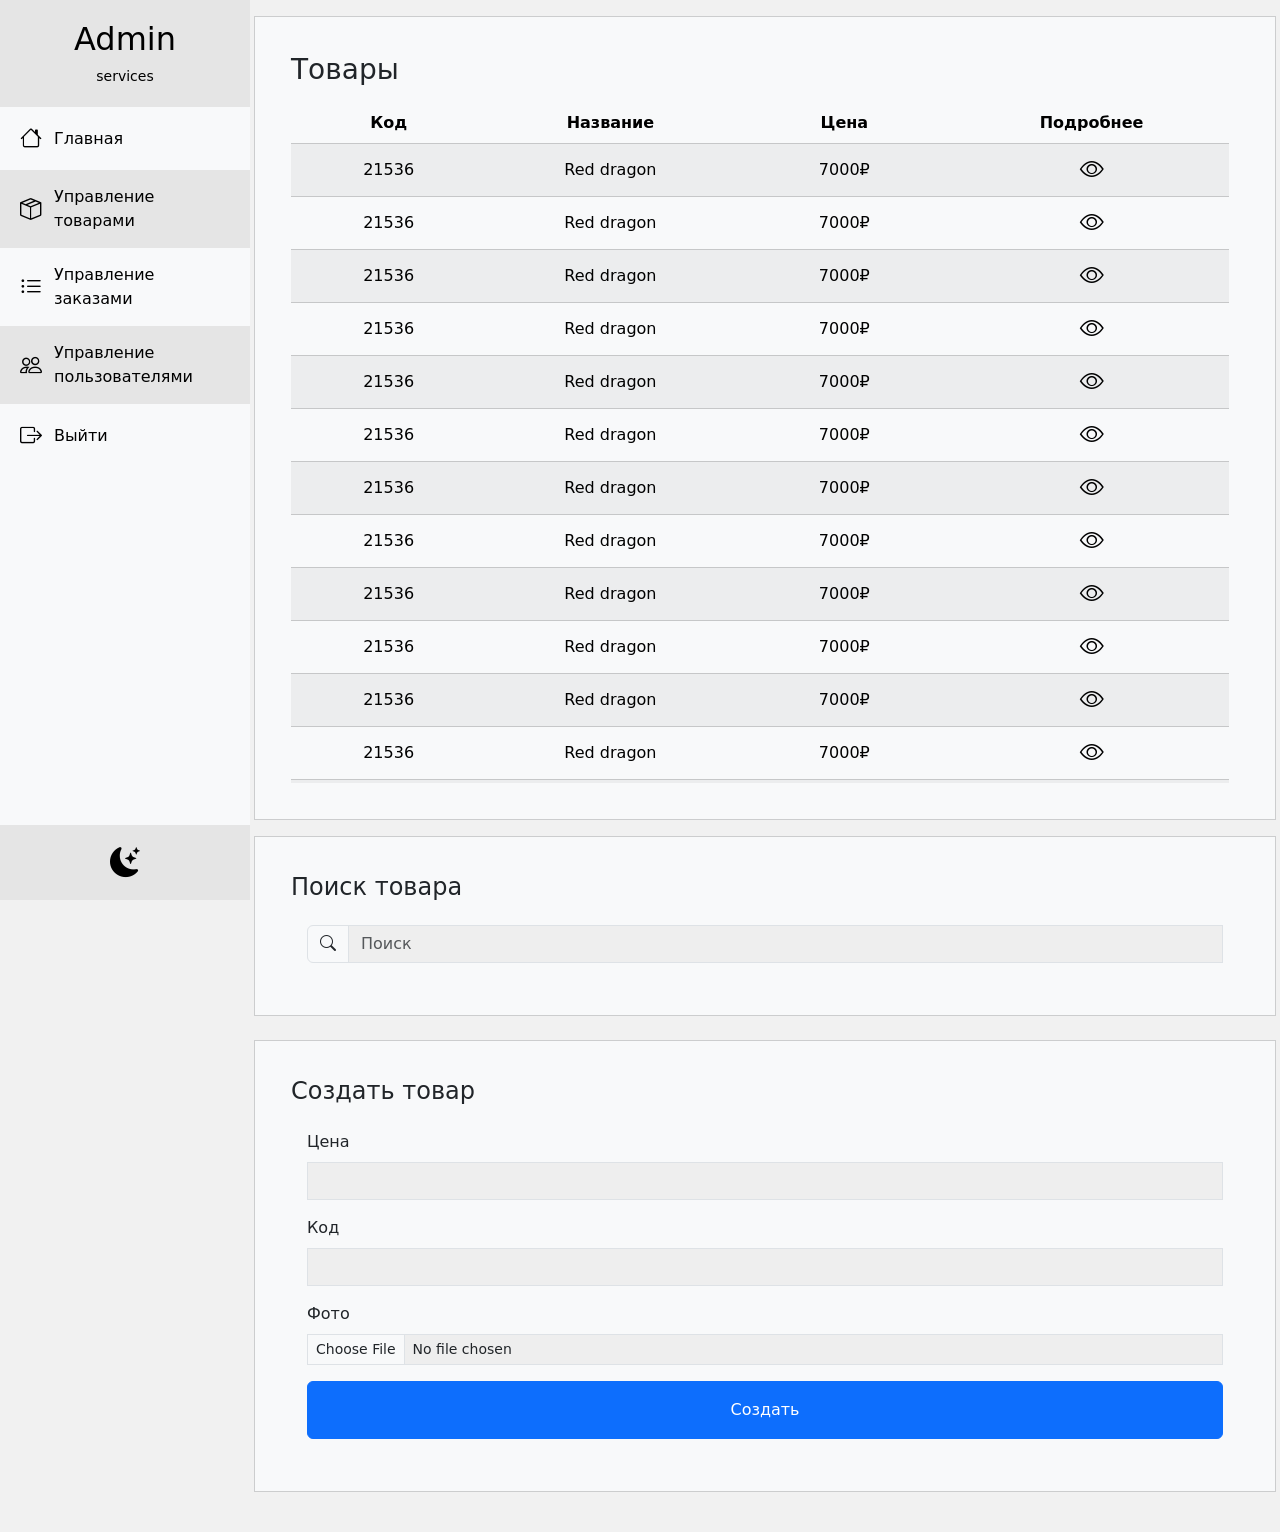
<file: page5.html>
<!DOCTYPE html>
<html lang="en">

<head>
    <meta charset="UTF-8">
    <meta name="viewport" content="width=device-width, initial-scale=1.0">
    <title>Entity</title>
    <link
    href="https://cdn.jsdelivr.net/npm/bootstrap@5.3.8/dist/css/bootstrap.min.css"
    rel="stylesheet"
    integrity="sha384-sRIl4kxILFvY47J16cr9ZwB07vP4J8+LH7qKQnuqkuIAvNWLzeN8tE5YBujZqJLB"
    crossorigin="anonymous">
    <link rel="stylesheet" href="base.css">
    <link rel="stylesheet" href="https://cdn.jsdelivr.net/npm/bootstrap-icons@1.11.3/font/bootstrap-icons.min.css">
</head>

<body>

    <div class="container-fluid">
        <button class="btn menu-btn border-0" type="button" data-bs-toggle="offcanvas" data-bs-target="#mobileMenu">
            <!-- <img src="/img/menu_icon.png" style="width:32px;height:32px;" alt="menu"> -->
            <i class="bi bi-list" style="font-size: 50px;"></i>
        </button>
        <div class="row">



            <!-- OFFCANVAS MENU -->
            <div class="offcanvas offcanvas-start mb-3" style=" height: 100%;" tabindex="-1" id="mobileMenu">
                <div class="offcanvas-header">
                    <h5 class="offcanvas-title">Admin </h5>
                    <small>services</small>
                    <button type="button" class="btn-close custom-close" data-bs-dismiss="offcanvas">

                    </button>
                    </button>
                </div>

                <div class="offcanvas-body d-flex flex-column">

                    <a href="page2.html" class="nav-link p-2">
                        <i class="bi bi-house sidebar-icon"></i>
                        Главная
                    </a>

                    <a href="page5.html" class="nav-link p-2">
                        <i class="bi bi-box-seam sidebar-icon"></i>
                        Управление товарами
                    </a>

                    <a href="page4.html" class="nav-link p-2">
                        <i class="bi bi-list-ul sidebar-icon"></i>
                        Управление заказами
                    </a>

                    <a href="page3.html" class="nav-link p-2">
                        <i class="bi bi-people sidebar-icon"></i>
                        Управление пользователями 
                    </a>

                    <a href="index.html" class="nav-link p-2">
                        <i class="bi bi-box-arrow-right sidebar-icon"></i>
                        Выйти
                    </a>

                    <button class="btn toggle fff mt-auto">
                        <i class="bi bi-moon-stars-fill theme-icon"></i>
                    </button>

                </div>
            </div>
            <!-- Sidebar -->

            <div class="col-auto sidebar rr p-0">
    
                <div class="logo" style="padding: 20px 30px; display: flex; justify-content: center; flex-direction: column; align-items: center;">
                    <h2>Admin</h2>
                    <small>services</small>
                </div>
            
                <a href="page2.html">
                    <i class="bi bi-house sidebar-icon"></i>
                    Главная
                </a>
            
                <a href="page5.html" class="en">
                    <i class="bi bi-box-seam sidebar-icon"></i>
                    <!-- <i class="bi bi-box-seam-fill sidebar-icon"></i> -->
                    Управление товарами
                </a>
            
                <a href="page4.html">
                    <i class="bi bi-list-ul sidebar-icon"></i>
                    Управление заказами
                </a>
            
                <a href="page3.html" class="en">
                    <i class="bi bi-people sidebar-icon"></i>
                    Управление пользователями
                </a>
            
                <a href="index.html">
                    <i class="bi bi-box-arrow-right sidebar-icon"></i>
                    Выйти
                </a>
            
                <button class="toggle a-but en">
                    <i class="bi bi-moon-stars-fill theme-icon"></i>
                </button>
            
            </div>


    <div class="content p-3">

        <div class="row">
            <div class="col-12">

                <div class="card users-table-card mb-3">

                    <h3 class="mb-3">Товары</h3>

                    <div class="users-scroll">

                        <div class="card border-0 shadow-none p-0">

                            <!-- <h5>Users</h5> -->

                            <div class="table-responsive">

                                <table class="table table-striped table-hover align-middle text-center mb-0 tbp">
                                    <thead>
                                        <tr>

                                            <th class=" px-4">Код</th>

                                            <th class="hth" >Название</th>
                                            <th class=" px-4">Цена</th>

                                            <th>Подробнее</th>
                                        </tr>
                                    </thead>
                                    <tbody>
                                        <tr>
                                            <td class="align-middle">21536</td>
                                            <td class="align-middle hth">Red dragon</td>
                                            
                                            <td class="align-middle">7000₽</td>
                                            <td class="align-middle">
                                                <i class="bi bi-eye fs-4" data-bs-toggle="modal"
                                                    data-bs-target="#exampleModal"
                                                ></i>
                                            </td>
                                        </tr>
                                        <tr>
                                            <td class="align-middle">21536</td>
                                            <td class="align-middle hth">Red dragon</td>
                                            
                                            <td class="align-middle">7000₽</td>
                                            <td class="align-middle">
                                                <i class="bi bi-eye fs-4" data-bs-toggle="modal"
                                                    data-bs-target="#exampleModal"
                                                ></i>
                                            </td>
                                        </tr>
                                        <tr>
                                            <td class="align-middle">21536</td>
                                            <td class="align-middle hth">Red dragon</td>
                                            
                                            <td class="align-middle">7000₽</td>
                                            <td class="align-middle">
                                                <i class="bi bi-eye fs-4" data-bs-toggle="modal"
                                                    data-bs-target="#exampleModal"
                                                ></i>
                                            </td>
                                        </tr>
                                        <tr>
                                            <td class="align-middle">21536</td>
                                            <td class="align-middle hth">Red dragon</td>
                                            
                                            <td class="align-middle">7000₽</td>
                                            <td class="align-middle">
                                                <i class="bi bi-eye fs-4" data-bs-toggle="modal"
                                                    data-bs-target="#exampleModal"
                                                ></i>
                                            </td>
                                        </tr>
                                        <tr>
                                            <td class="align-middle">21536</td>
                                            <td class="align-middle hth">Red dragon</td>
                                            
                                            <td class="align-middle">7000₽</td>
                                            <td class="align-middle">
                                                <i class="bi bi-eye fs-4" data-bs-toggle="modal"
                                                    data-bs-target="#exampleModal"
                                                ></i>
                                            </td>
                                        </tr>
                                        <tr>
                                            <td class="align-middle">21536</td>
                                            <td class="align-middle hth">Red dragon</td>
                                            
                                            <td class="align-middle">7000₽</td>
                                            <td class="align-middle">
                                                <i class="bi bi-eye fs-4" data-bs-toggle="modal"
                                                    data-bs-target="#exampleModal"
                                                ></i>
                                            </td>
                                        </tr>
                                        <tr>
                                            <td class="align-middle">21536</td>
                                            <td class="align-middle hth">Red dragon</td>
                                            
                                            <td class="align-middle">7000₽</td>
                                            <td class="align-middle">
                                                <i class="bi bi-eye fs-4" data-bs-toggle="modal"
                                                    data-bs-target="#exampleModal"
                                                ></i>
                                            </td>
                                        </tr>
                                        <tr>
                                            <td class="align-middle">21536</td>
                                            <td class="align-middle hth">Red dragon</td>
                                            
                                            <td class="align-middle">7000₽</td>
                                            <td class="align-middle">
                                                <i class="bi bi-eye fs-4" data-bs-toggle="modal"
                                                    data-bs-target="#exampleModal"
                                                ></i>
                                            </td>
                                        </tr>
                                        <tr>
                                            <td class="align-middle">21536</td>
                                            <td class="align-middle hth">Red dragon</td>
                                            
                                            <td class="align-middle">7000₽</td>
                                            <td class="align-middle">
                                                <i class="bi bi-eye fs-4" data-bs-toggle="modal"
                                                    data-bs-target="#exampleModal"
                                                ></i>
                                            </td>
                                        </tr>
                                        <tr>
                                            <td class="align-middle">21536</td>
                                            <td class="align-middle hth">Red dragon</td>
                                            
                                            <td class="align-middle">7000₽</td>
                                            <td class="align-middle">
                                                <i class="bi bi-eye fs-4" data-bs-toggle="modal"
                                                    data-bs-target="#exampleModal"
                                                ></i>
                                            </td>
                                        </tr>
                                        <tr>
                                            <td class="align-middle">21536</td>
                                            <td class="align-middle hth">Red dragon</td>
                                            
                                            <td class="align-middle">7000₽</td>
                                            <td class="align-middle">
                                                <i class="bi bi-eye fs-4" data-bs-toggle="modal"
                                                    data-bs-target="#exampleModal"
                                                ></i>
                                            </td>
                                        </tr>
                                        <tr>
                                            <td class="align-middle">21536</td>
                                            <td class="align-middle hth">Red dragon</td>
                                            
                                            <td class="align-middle">7000₽</td>
                                            <td class="align-middle">
                                                <i class="bi bi-eye fs-4" data-bs-toggle="modal"
                                                    data-bs-target="#exampleModal"
                                                ></i>
                                            </td>
                                        </tr>
                                        <tr>
                                            <td class="align-middle">21536</td>
                                            <td class="align-middle hth">Red dragon</td>
                                            
                                            <td class="align-middle">7000₽</td>
                                            <td class="align-middle">
                                                <i class="bi bi-eye fs-4" data-bs-toggle="modal"
                                                    data-bs-target="#exampleModal"
                                                ></i>
                                            </td>
                                        </tr>
                                        <tr>
                                            <td class="align-middle">21536</td>
                                            <td class="align-middle hth">Red dragon</td>
                                            
                                            <td class="align-middle">7000₽</td>
                                            <td class="align-middle">
                                                <i class="bi bi-eye fs-4" data-bs-toggle="modal"
                                                    data-bs-target="#exampleModal"
                                                ></i>
                                            </td>
                                        </tr>
                                        <tr>
                                            <td class="align-middle">21536</td>
                                            <td class="align-middle hth">Red dragon</td>
                                            
                                            <td class="align-middle">7000₽</td>
                                            <td class="align-middle">
                                                <i class="bi bi-eye fs-4" data-bs-toggle="modal"
                                                    data-bs-target="#exampleModal"
                                                ></i>
                                            </td>
                                        </tr>
                                        <tr>
                                            <td class="align-middle">21536</td>
                                            <td class="align-middle hth">Red dragon</td>
                                            
                                            <td class="align-middle">7000₽</td>
                                            <td class="align-middle">
                                                <i class="bi bi-eye fs-4" data-bs-toggle="modal"
                                                    data-bs-target="#exampleModal"
                                                ></i>
                                            </td>
                                        </tr>
                                        <tr>
                                            <td class="align-middle">21536</td>
                                            <td class="align-middle hth">Red dragon</td>
                                            
                                            <td class="align-middle">7000₽</td>
                                            <td class="align-middle">
                                                <i class="bi bi-eye fs-4" data-bs-toggle="modal"
                                                    data-bs-target="#exampleModal"
                                                ></i>
                                            </td>
                                        </tr>
                                        <tr>
                                            <td class="align-middle">21536</td>
                                            <td class="align-middle hth">Red dragon</td>
                                            
                                            <td class="align-middle">7000₽</td>
                                            <td class="align-middle">
                                                <i class="bi bi-eye fs-4" data-bs-toggle="modal"
                                                    data-bs-target="#exampleModal"
                                                ></i>
                                            </td>
                                        </tr>
                                        <tr>
                                            <td class="align-middle">21536</td>
                                            <td class="align-middle hth">Red dragon</td>
                                            
                                            <td class="align-middle">7000₽</td>
                                            <td class="align-middle">
                                                <i class="bi bi-eye fs-4" data-bs-toggle="modal"
                                                    data-bs-target="#exampleModal"
                                                ></i>
                                            </td>
                                        </tr>
                                        <tr>
                                            <td class="align-middle">21536</td>
                                            <td class="align-middle hth">Red dragon</td>
                                            
                                            <td class="align-middle">7000₽</td>
                                            <td class="align-middle">
                                                <i class="bi bi-eye fs-4" data-bs-toggle="modal"
                                                    data-bs-target="#exampleModal"
                                                ></i>
                                            </td>
                                        </tr>
                                        <tr>
                                            <td class="align-middle">21536</td>
                                            <td class="align-middle hth">Red dragon</td>
                                            
                                            <td class="align-middle">7000₽</td>
                                            <td class="align-middle">
                                                <i class="bi bi-eye fs-4" data-bs-toggle="modal"
                                                    data-bs-target="#exampleModal"
                                                ></i>
                                            </td>
                                        </tr>
                                        <tr>
                                            <td class="align-middle">21536</td>
                                            <td class="align-middle hth">Red dragon</td>
                                            
                                            <td class="align-middle">7000₽</td>
                                            <td class="align-middle">
                                                <i class="bi bi-eye fs-4" data-bs-toggle="modal"
                                                    data-bs-target="#exampleModal"
                                                ></i>
                                            </td>
                                        </tr>
                                        <tr>
                                            <td class="align-middle">21536</td>
                                            <td class="align-middle hth">Red dragon</td>
                                            
                                            <td class="align-middle">7000₽</td>
                                            <td class="align-middle">
                                                <i class="bi bi-eye fs-4" data-bs-toggle="modal"
                                                    data-bs-target="#exampleModal"
                                                ></i>
                                            </td>
                                        </tr>
                                        <tr>
                                            <td class="align-middle">21536</td>
                                            <td class="align-middle hth">Red dragon</td>
                                            
                                            <td class="align-middle">7000₽</td>
                                            <td class="align-middle">
                                                <i class="bi bi-eye fs-4" data-bs-toggle="modal"
                                                    data-bs-target="#exampleModal"
                                                ></i>
                                            </td>
                                        </tr>
                                        <tr>
                                            <td class="align-middle">21536</td>
                                            <td class="align-middle hth">Red dragon</td>
                                            
                                            <td class="align-middle">7000₽</td>
                                            <td class="align-middle">
                                                <i class="bi bi-eye fs-4" data-bs-toggle="modal"
                                                    data-bs-target="#exampleModal"
                                                ></i>
                                            </td>
                                        </tr>
                                        <tr>
                                            <td class="align-middle">21536</td>
                                            <td class="align-middle hth">Red dragon</td>
                                            
                                            <td class="align-middle">7000₽</td>
                                            <td class="align-middle">
                                                <i class="bi bi-eye fs-4" data-bs-toggle="modal"
                                                    data-bs-target="#exampleModal"
                                                ></i>
                                            </td>
                                        </tr>
                                        <tr>
                                            <td class="align-middle">21536</td>
                                            <td class="align-middle hth">Red dragon</td>
                                            
                                            <td class="align-middle">7000₽</td>
                                            <td class="align-middle">
                                                <i class="bi bi-eye fs-4" data-bs-toggle="modal"
                                                    data-bs-target="#exampleModal"
                                                ></i>
                                            </td>
                                        </tr>

                                    </tbody>


                                </table>
                            </div>

                        </div>
                    </div>
                </div>
            </div>
        </div>
        <!-- Modal -->
        <div class="modal fade" id="exampleModal" tabindex="-1" aria-labelledby="exampleModalLabel" aria-hidden="true">
            <div class="modal-dialog">
                <div class="modal-content">
                    <div class="modal-header">
                        <h5 class="modal-title" id="exampleModalLabel">Red dragon:</h5>
                        <button type="button" class="btn-close ggg" data-bs-dismiss="modal"></button>
                    </div>
                    <div class="modal-body">

                        <div class="row mb-2 align-items-center">
                            <div class="col-4 ">Код:</div>
                            <div class="col-8">
                                <input class="form-control form-control-sm bg-white" type="text">
                            </div>
                        </div>
                    
                        <div class="row mb-2 align-items-center">
                            <div class="col-4 ">Название:</div>
                            <div class="col-8">
                                <input class="form-control form-control-sm bg-white" type="email">
                            </div>
                        </div>
                        <div class="row mb-2 align-items-center">
                            <div class="col-4 ">Цена:</div>
                            <div class="col-8">
                                <input class="form-control form-control-sm bg-white" type="text">
                            </div>
                        </div>
                       
                    
                        <div class="row mb-2 align-items-center">
                            <div class="col-4">Фото</div>
                        
                            <div class="col-8">
                        
                                <input class="form-control form-control-sm bg-white" type="file" accept="image/*" id="photoInput">
                        
                                <!-- превью изображения -->
                                <div class="mt-2">
                                    <img id="photoPreview"
                                         class="img-fluid rounded"
                                         style="max-width: 120px; max-height: 120px; object-fit: cover; display: none;">
                                </div>
                        
                            </div>
                        </div>
                    
                        
                    
                    </div>
                    <div class="modal-footer">
                        <button type="button" class="btn me-auto text-danger" data-bs-dismiss="modal" style="font-size: 24px">
                            <i class="bi bi-trash"></i>
                        </button>
                        <!-- <button type="button" class="btn btn-danger me-auto" data-bs-dismiss="modal">
                            btn-danger делает кнопку красной (как primary только красная)
                            block
                        </button> -->

                        <!-- <button type="button" class="btn" data-bs-dismiss="modal" style="font-size: 24px">
                            <i class="bi bi-trash"></i>
                        </button> -->
                        <button type="button" class="btn btn-primary" data-bs-dismiss="modal">
                            Сохранить
                        </button>
                    </div>
                </div>

            </div>
        </div>

        <!-- Поиск пользователя -->
        <div class="card mb-4">
            <h4>Поиск товара</h4>
            <div class="card-body p-3">

                <!-- <label for="searchUser" class="form-label">
            Find user
        </label> -->

                <div class="input-group">
                    <span class="input-group-text">
                        <i class="bi bi-search text-dark"></i>
                    </span>

                    <input type="text" class="form-control" id="searchUser" placeholder="Поиск">
                </div>

            </div>
        </div>


        <!-- Блок добавления пользователей -->
        <div class="card mb-4" id="target-element3">
            <h4>Создать товар</h4>
            <div class="card-body p-3">

                <form>

                    <!-- Имя -->
                  

                    <!-- Email -->
                    <div class="mb-3">
                        <label for="userEmail" class="form-label">
                            Цена
                        </label>

                        <input type="email" class="form-control" id="userEmail"  required>
                    </div>
                    <div class="mb-3">
                        <label for="userEmail" class="form-label">
                            Код
                        </label>

                        <input type="email" class="form-control" id="userEmail"  required>
                    </div>
                    
                    <div class="mb-3">
                        <label for="imageUpload" class="form-label">
                            Фото
                        </label>
                    
                        <input type="file" class="form-control form-control-sm shadow-none" id="imageUpload" accept="image/*">
                    
                        <!-- место под загруженное изображение -->
                        <div class="mt-2">
                            <img id="previewImage"
                                 class="img-fluid rounded"
                                 style="max-width: 200px; max-height: 200px; object-fit: cover; display: none;">
                        </div>
                    </div>
                    <!-- <div class="mb-3">

                        <label for="addEntity" class="form-label">
                    
                            Add entity
                    
                        </label>
                    
                        <button type="button" class="btn btn-outline-success w-100 py-3" id="addEntity">
                    
                            <i class="bi bi-plus-lg me-2"></i>
                    
                            Add entity
                    
                        </button>
                    
                    </div> -->
                   

                    <!-- Кнопка -->
                    <div class="d-grid">
                        <button type="submit" class="btn btn-primary p-3">
                            Создать
                        </button>
                    </div>

                </form>

            </div>

        </div>



    </div>


    
    </div>
    </div>
</body>
<script src="https://ajax.googleapis.com/ajax/libs/jquery/3.7.1/jquery.min.js"></script>
<script defer src="Theme.js"></script>
<script src="https://cdn.jsdelivr.net/npm/bootstrap@5.3.8/dist/js/bootstrap.bundle.min.js"
    integrity="sha384-FKyoEForCGlyvwx9Hj09JcYn3nv7wiPVlz7YYwJrWVcXK/BmnVDxM+D2scQbITxI"
    crossorigin="anonymous"></script>

</html>
</file>
<file: base.css>
/* base.css */

.users-scroll {

    max-height: calc(80vh - 40px); 

    overflow-y: auto;

    padding-right: 10px; 

}

body {
    overflow-x: hidden;
}
.users-scroll table {
    margin-bottom: 0;
}
.sidebar a {
    display: flex;
    align-items: center;
    gap: 12px;
    padding: 14px 20px;
    color: white;
    text-decoration: none;
    transition: 0.2s;
    font-size: 16px;
}
.sidebar a:hover {
    background: rgba(255,255,255,0.1);
}
.sidebar-icon {
    font-size: 22px;
    color: inherit;
}
.theme-icon {
    font-size: 26px;
    color: white;
}
.toggle {
    margin-top: auto;
    border: none;
    background: transparent;
    padding: 15px;
    cursor: pointer;
}
body, .container-fluid {

    margin: 0;

    padding: 0;

}
.menu-btn {
    position: absolute;
    top: 10px;
    left: 10px;
}
.content {

    width: calc(100% - 250px);

    margin-left: 250px;

}
.stats-row {
    row-gap: 20px;
}
.menu-btn{
    display: none;
}
.card-stat {
    height: 100%;
    min-height: 80px;
    display: flex;
    flex-direction: column;
    justify-content: space-between;
    padding: 20px;
    color: white;
}
.stat-footer {
    margin: 0 -20px -20px;
    padding: 10px;
    text-align: center;
    font-size: 14px;
    transition: 0.2s;
}
.card-stat:hover .stat-footer {
    filter: brightness(1.1);
}
.sidebar {
    position: fixed;
    top: 0;
    left: 0;
    height: 100%;
    width: 250px;
    z-index: 1000;
    display: flex;
    flex-direction: column;
    /* background: linear-gradient(#2c3e50, #1a252f); */
    /* color: white; */
}
.toggle {
    margin-top: auto;
}
.imgs,
.icon {
    width: 22px;
    height: 22px;
}

.imgs {
    margin-right: 10px;
}

.theme {
    width: 30px;
    height: 30px;
}
.theme {

    font-size: 30px;

    display: flex;

    align-items: center;

    justify-content: center;

}
.card {
    padding: 36px;
    border-radius: 0;
}

.list-group-item {
    height: 44px !important;
    color: white;
}
.auuuth {
    width: 660px;
    height: 475px;
    border: none !important;
}
.form-group {
    font-size: 24px;
    margin-bottom: 15px;
}
.form-control {

    max-height: 50px;

    border-radius: 0;

}
.uuu {
    font-size: 48px !important;
}
.auth {
    width: 225px;
    font-size: 23px;
    border-radius: 0;
}
.quick-card {
    text-align: center;
    padding: 10px;
    cursor: pointer;
    transition: 0.2s;
}
.opop{
    margin-top: -16px;
    margin-left: -27px;
}
.roo{
    margin: 0 -16px -16px;
    padding: 10px;
    text-align: center;
    font-size: 14px;
    transition: 0.2s;
}
.roo-one:hover { transition: 0.2s; background: #a48c49 !important; }
.roo-two:hover { transition: 0.2s; background: #4c6683 !important; }
.roo-three:hover { transition: 0.2s; background: #60783f !important; }
#menu-icon {
    display: none;
}
.a-but {
    display: flex;
    justify-content: center;
}
@media (max-width: 760px) {
    .menu-btn{
        display: flex;
        justify-content: start;
    }
    .offcanvas{
        width: 290px !important;
    }
    .content {
        width: 100%;
        margin-left: 0;
        padding-left: 0;
    }

    .sidebar {
        display: none;
    }

    #menu-icon {
        display: block;
        width: 32px !important;
        height: 25px !important;
    }

    .card {
        max-width: 90%;
        padding: 30px;
        margin: 40px auto;
    }

    legend {
        font-size: 28px;
    }

    .form-control {
        font-size: 16px;
        padding: 10px;
    }

    .auth {
        width: 100%;
        padding: 12px;
    }

  
}
.custom-close {
    filter: invert(70%) grayscale(100%);
    opacity: 0.9;
}
@media (max-width: 442px) {
    .tbp{
    margin-left: -20px;
    margin-right: -20px;
}
    .hth{
        display: none;
    }

    legend {
        font-size: 20px;
    }

    .form-control {
        font-size: 14px;
        padding: 8px;
    }

    .auth {
        font-size: 20px;
        padding: 10px;
    }

    .theme-icon {
        margin-top: 15px;
        text-align: center;
    }

    .theme img {
        width: 30px;
    }
}
/* ===== MOBILE MENU ===== */
.mobile-nav {
    display: none;
}

/* ===== TABLET ===== */
@media (max-width: 760px) {

    .mobile-nav {
        display: block;
    }

    .sidebar {
        display: none;
    }

    .content {
        margin-left: 0;
        margin-top: 70px;
    }

    .offcanvas {
        width: 260px !important;
    }
}

/* ===== DESKTOP ===== */
@media (min-width: 761px) {

    .mobile-nav {
        display: none;
    }

    .sidebar {
        display: flex;
    }
}

.theme-icon {

    font-size: 30px;

    transition: 0.2s;

    color: black;

}
</file>
